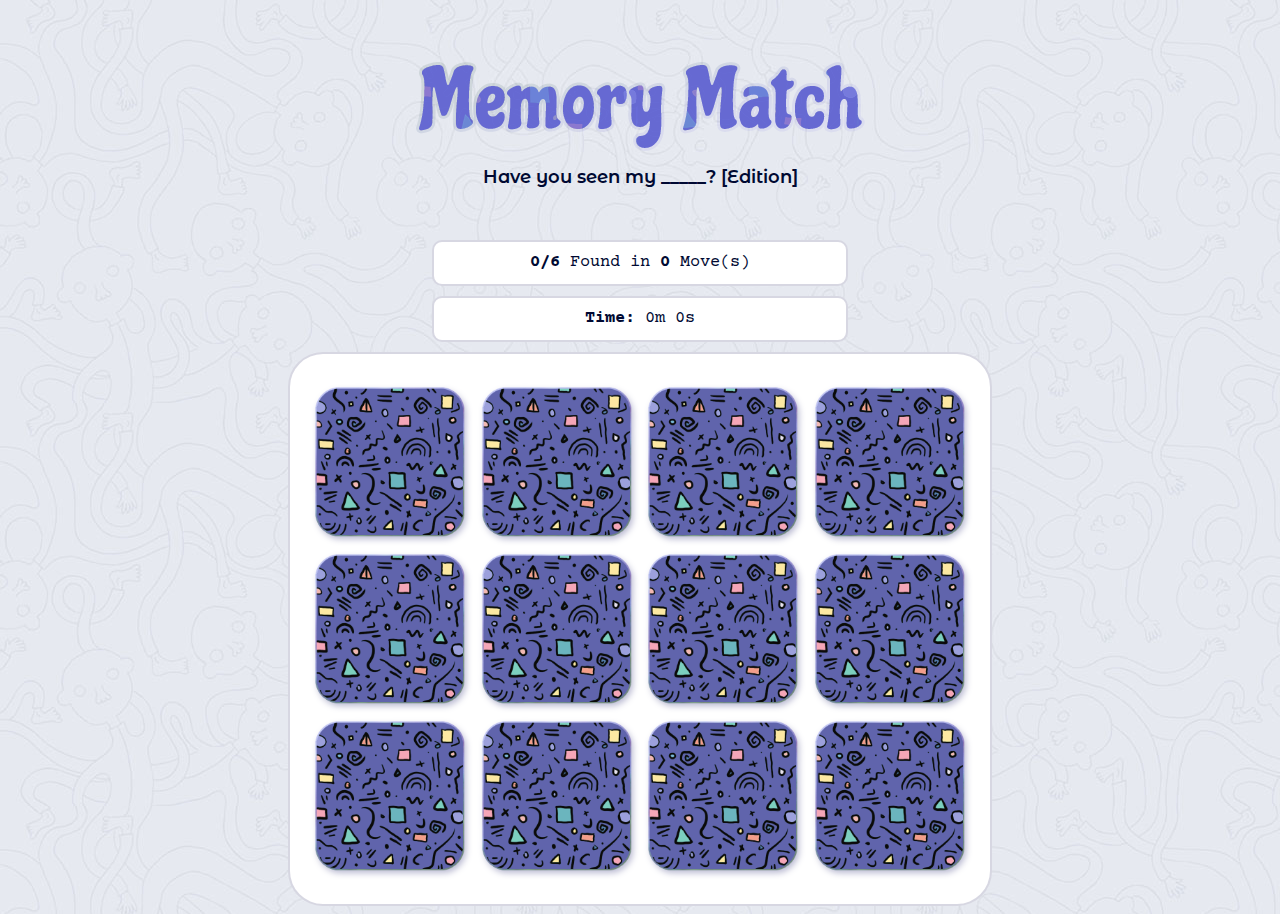
<file: src/index.html>
<!DOCTYPE html>
<html lang="en" dir="ltr">
    <head>
        <meta charset="UTF-8">
        <link rel="stylesheet" href="styles.css" />
        <link rel="preconnect" href="https://fonts.googleapis.com">
        <link rel="preconnect" href="https://fonts.gstatic.com" crossorigin>
        <link href="https://fonts.googleapis.com/css2?family=Courier+Prime:ital,wght@0,400;0,700;1,400;1,700&family=Montserrat+Alternates:wght@300;400;600&display=swap" rel="stylesheet"> 
        <script src="index.js"></script>
        <meta name="viewport" content="width=device-width, initial-scale=1.0"> 
        <title>Memory Game</title>
    </head>
    <body>
    
       
    
        <div class="centered blur">
                 
            <div class="centered">
                <img src="images/game-title.png" alt="Memory Match" class="banner">
            </div>

            <div class="centered-ed">
                <span class="edition">Have you seen my _____? [Edition]</span>
            </div>

            <div class="container centered">
                <b><span class="foundHolder"></span>/6</b> Found in
                <b><span class="attemptsHolder"></span></b> Move(s)
            </div>
            
            <div class="container centered">
                <b>Time:</b> 
                <span class="timerHolder"></span>                                      
            </div>
            
             <div class="grid centered"></div>

        </div>
 
        <div class="overlay">
            <div class="overlay-inner">
                <p id="congrats">Congrats! You won!</p>
                <button id="resetBtn"><img src="images/reset-btn.png" alt="Reset" height="25px"> 
                  Reset Board</button>
            </div>
        </div>
       

    </body>
</html>
</file>
<file: src/styles.css>
body {
	background: url("seamless-pattern2.jpg") #d2dcff;
    background-repeat: repeat;
    font-family: 'Courier Prime', monospace;
    font-size: 17px;
	color: #000932;
	display: flex;
	justify-content: center;
}


.grid {
    display: flex;
    flex-wrap: wrap;
    align-items: center;
    justify-content: space-between;
    width: 650px;
    height: 500px;
    border: 2px solid rgba(194, 194, 211, .65);
    padding: 25px;
    border-radius: 35px;
    background-color: white;
    perspective: 1000px;
}


img.card {
    width: 150px;
    height: 150px;
	filter: drop-shadow(2px 3px 3px rgb(184, 184, 209));
    transform-style: preserve-3d;
    transition: transform .5s;
}

img.card.flip {
    transform: rotateY(180deg) scaleX(-1);
}

.edition {
    font-size: 18px;
    font-weight: 600;
    font-family: 'Montserrat Alternates', sans-serif;
}

.container {
	background: #fff;
	border-radius: 10px;
	color: #000932;
    width: 400px;
    height: auto;
	padding: 6px;
    margin-top: 10px;
    margin-bottom: 10px;
    border: 2px solid rgba(194, 194, 211, .65);
}

.centered {
    margin-left: auto;
    margin-right: auto;
    text-align: center;
    line-height: 30px;
}

.centered-ed {
    margin-left: auto;
    margin-right: auto;
    margin-bottom: 45px;
    margin-top: -8px;
    text-align: center;
}

.timer {
	font-size: 1em;
}


#resetBtn {
    background-image: radial-gradient(100% 100% at 100% 0, #878fe9 0, #4b52bb 100%);
    border: none;
    width: 155px;
    padding-top: 8px;
    padding-bottom: 11px;
    box-shadow: rgba(45, 35, 66, .4) 0 2px 4px,rgba(45, 35, 66, .3) 0 7px 13px -3px,rgba(58, 65, 111, .5) 0 -3px 0 inset;
    border-radius: 5px;
    background-color: #6d74db;
    font-size: 16px;
    color: #FFF;
    display: flex;
    align-items: center;
    justify-content: center;
}

#resetBtn:active {
    transform: scale(0.90);
}

#resetBtn:hover {
    background-image: radial-gradient(100% 100% at 100% 0, #232a85 0, #4b52bb 100%);  
}


.overlay {
    position: fixed;
    top: 0;
    bottom: 0;
    left: 0;
    right: 0;
    background-color: rgba(255, 255, 255, .82);
    display: flex;
    justify-content: center;
    align-items: center;
    opacity: 1;
    visibility: hidden;
    transition: all .33s ease-out;
    transform: scale(1.2);    
}

body.overlay-is-open .overlay {
    opacity: 1;
    visibility: visible;
    transform: scale(1);
}

body.overlay-is-open .blur {
    filter: blur(5px);
}


.overlay-inner {
    color: #4b52bb;
    font-size: 25px;
    font-weight: 600;
    align-items: center;
    display: flex;
    flex-direction: column;
}




@media only screen and (max-width: 600px) {
    .grid {
        display: flex;
        flex-flow: row wrap;
        width: 320px;
        height: auto;
        border: none;
        padding: 25px;
        border-radius: 25px;
        background-color: white;
        border: 2px solid rgba(194, 194, 211, .65);   
    }

    .container {
        background: #fff;
        border-radius: 10px;
        color: #000;
        width: 300px;
        height: auto;
        padding: 6px;
        margin-top: 10px;
        margin-bottom: 10px;
        border: 2px solid rgba(194, 194, 211, .65);
    }

    .banner {
        max-width: 90%;
    }

    .edition {
        font-size: 17px;
    }
    
}
</file>
